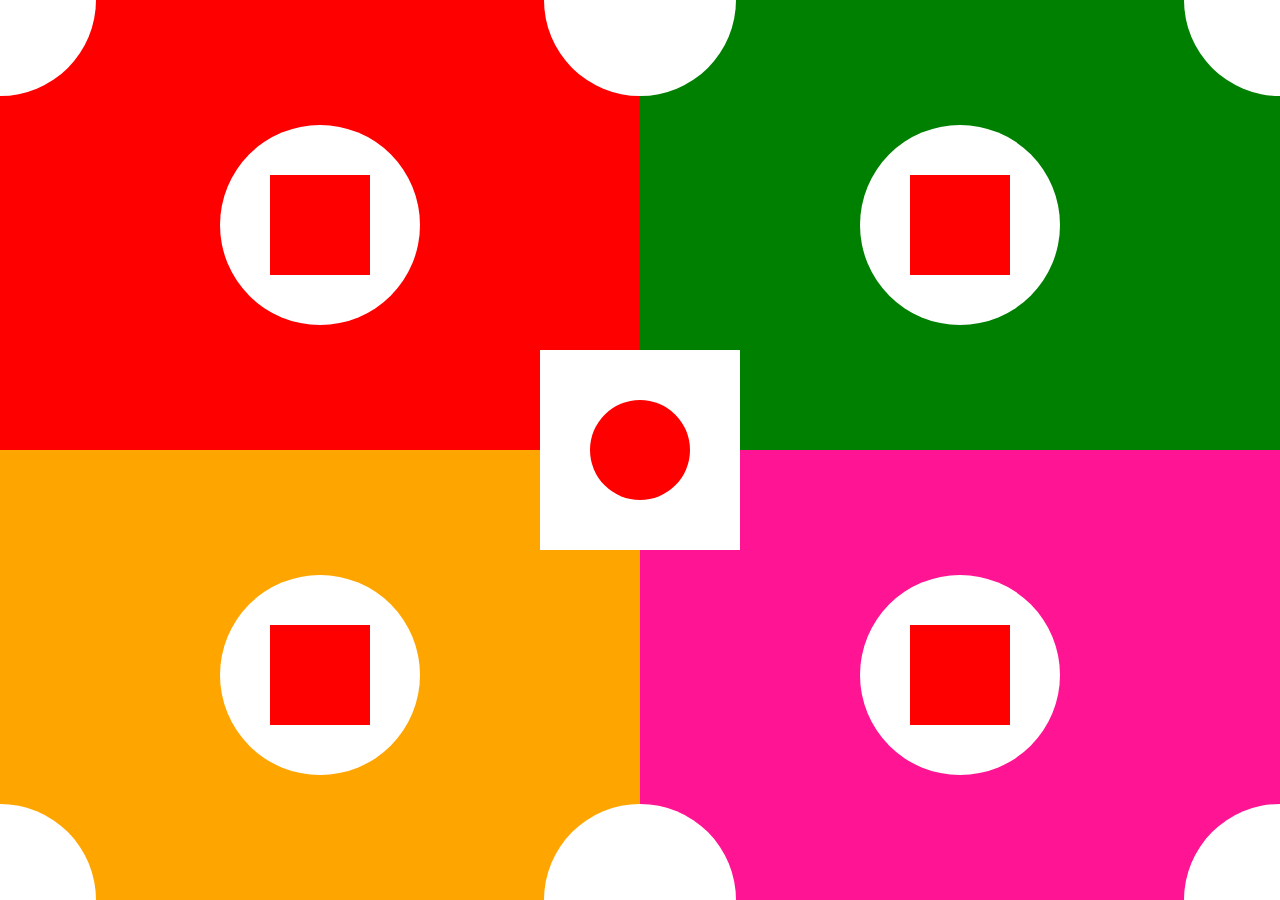
<file: assignments/CSS_Assignment3/Case_01/index.html>
<!DOCTYPE html>
<html lang="en">
<head>
    <meta charset="UTF-8">
    <title>Case 1</title>
    <link rel="stylesheet" href="/assignments/CSS_Assignment3/Case_01/assets/styles/normalize.css">
    <style>

        body{
            overflow: hidden;
        }
        section{
            overflow: hidden;
            height: 100vh;
            width:100vw;
            /*border: 1px solid black;*/
            position: absolute;
        }
        section>section:first-child{
            height: 50vh;
            width: 50vw;
            background: red;
            left: 0;
            position: absolute;
        }
        section>section:nth-child(2){
            height: 50vh;
            width: 50vw;
            background: green;
            right: 0;
            position: absolute;
        }
        section>section:nth-child(3){
            height: 50vh;
            width: 50vw;
            background: orange;
            left: 0;
            bottom: 0;
            position: absolute;
        }
        section>section:nth-child(4){
            height: 50vh;
            width: 50vw;
            background: deeppink;
            right: 0;
            bottom: 0;
            position: absolute;
        }
        #middle{
            width: 200px;
            aspect-ratio: 1/1;
            background: white;
            right: 0;
            left: 0;
            top: 0;
            bottom: 0;
            margin: auto;
            position: absolute;
        }
        #middle>div{
            width: 100px;
            height: 100px;
            border-radius: 50%;
            background: red;
            right: 0;
            left: 0;
            top: 0;
            bottom: 0;
            margin: auto;
            position: absolute;
        }
        .rec{
            height: 200px;
            width: 200px;
            border-radius: 50%;
            background: white;
            position: absolute;
            right: 0;
            left: 0;
            bottom: 0;
            top: 0;
            margin: auto;
        }
        .circle{
            height: 100px;
            width: 100px;
            background: red;
            border-radius: 0%;
            position: absolute;
            right: 0;
            left: 0;
            top: 0;
            bottom: 0;
            margin: auto;
        }

        .corner{
            background: white;
            width: 15vw;
            height: 15vw;
            position: absolute;
            border-radius: 50%;
        }
        #corner1{
            top: calc(-15vw/2);
            left: calc(-15vw/2);
        }
        #corner2{
            top: calc(-15vw/2);
            right: calc(-15vw/2);
        }
        #corner3{
            bottom: calc(-15vw/2);
            right: calc(-15vw/2);
        }
        #corner4{
            bottom: calc(-15vw/2);
            left: calc(-15vw/2);
        }
        #corner5{
            right: 0;
            left: 0;
            margin: auto;
            bottom:calc(-15vw/2) ;
        }
        #corner6{
            right: 0;
            left: 0;
            margin: auto;
            top: calc(-15vw/2);
        }
    </style>
</head>

<body>

<section>

    <section>
        <div class="rec">
            <div class="circle"></div>
        </div>
    </section>

    <section>
        <div class="rec">
            <div class="circle"></div>
        </div>
    </section>

    <section>
        <div class="rec">
            <div class="circle"></div>
        </div>
    </section>

    <section>
        <div class="rec">
            <div class="circle"></div>
        </div>
    </section>

    <div id="middle">
        <div></div>
    </div>

    <div id="corner1" class="corner"></div>
    <div id="corner2" class="corner"></div>
    <div id="corner3" class="corner"></div>
    <div id="corner4" class="corner"></div>
    <div id="corner5" class="corner"></div>
    <div id="corner6" class="corner"></div>

</section>

</body>
</html>
</file>
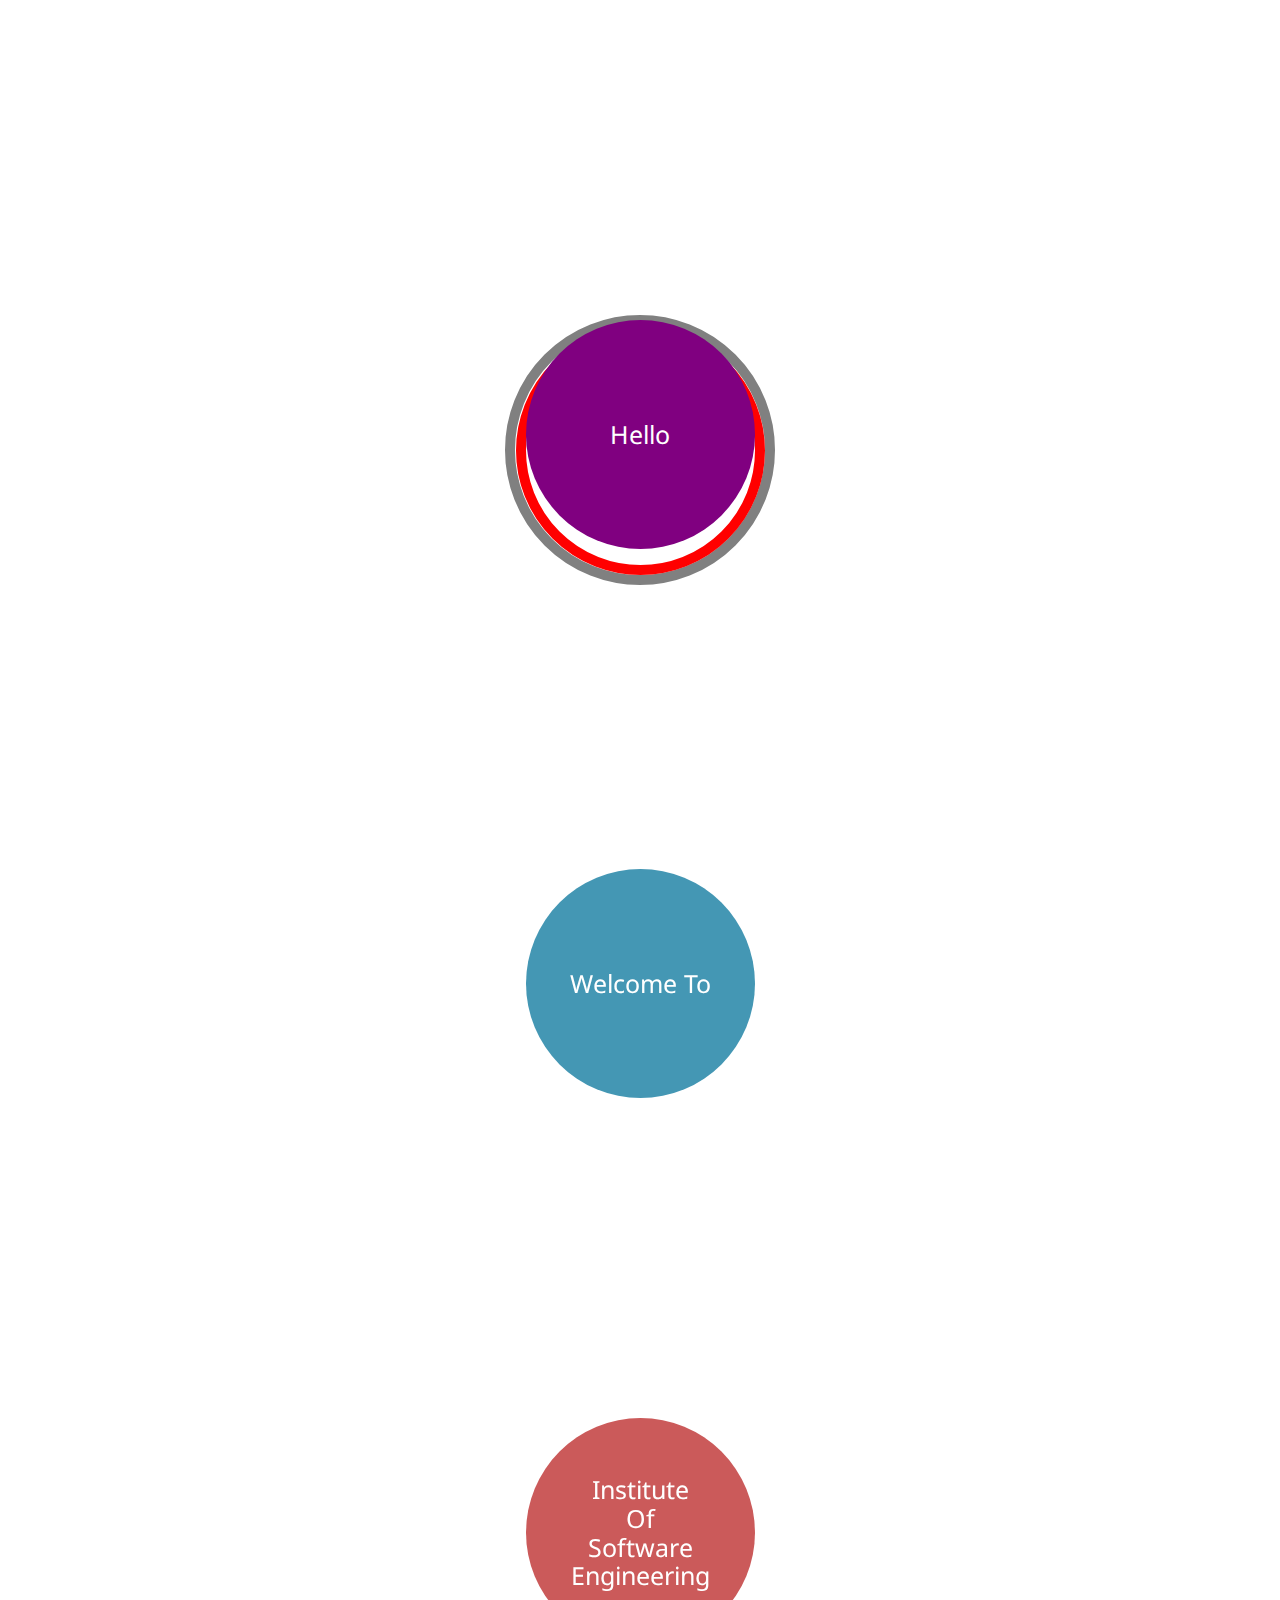
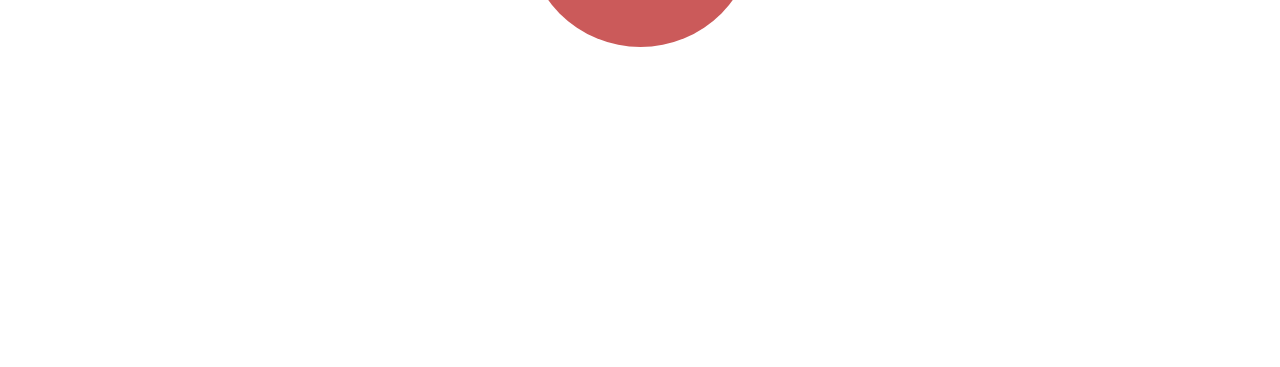
<file: assignments/CSS_Assignment3/Case_03/index.html>
<!DOCTYPE html>
<html lang="en">
<head>
    <meta charset="UTF-8">
    <title>Case 03</title>
    <link rel="preconnect" href="https://fonts.googleapis.com">
    <link rel="preconnect" href="https://fonts.gstatic.com" crossorigin>
    <link href="https://fonts.googleapis.com/css2?family=Noto+Sans:ital,wght@0,100..900;1,100..900&display=swap" rel="stylesheet">
    <link rel="stylesheet" href="assets/styles/normalize.css">

    <style>

        #outer_circle{
            width: 250px;
            aspect-ratio: 1/1;
            border-radius: 100%;
            border: 10px solid grey;
            position: fixed;
            top: 0;
            left: 0;
            right: 0;
            bottom: 0;
            margin: auto;

        }

        #inner_circle1{
            width: calc(100% - 21px);
            /*width: 230px;*/
            aspect-ratio: 1/1;
            border-radius: 100%;
            border: 10px solid red;
            position: absolute;
            top: 0;
            left: 0;
            right: 0;
            bottom: 0;
            margin: auto;
        }

        section{
            width: fit-content;
            position: absolute;
            left: 0;
            right: 0;
            margin: auto;
        }

        section>div{
            width: 229px;
            aspect-ratio: 1/1;
            border-radius: 100%;
            margin: 320px 0px;
            position: relative;

        }

        section>div:first-child{
            background: purple;
        }

        section>div:nth-child(2){
            background: #4497b4;
        }

        section>div:nth-child(3){
            background: #cb5a5a;
        }

        section>div>span{
            font-size: 25px;
            font-family: "Noto Sans", sans-serif;
            font-optical-sizing: auto;
            font-weight: 400;
            font-style: normal;
            color: white;
            width: fit-content;
            height: fit-content;
            text-align: center;
            position: absolute;
            top: 0;
            left: 0;
            right: 0;
            bottom: 0;
            margin: auto;

        }

    </style>

</head>
<body>

<div id="outer_circle">
    <div id="inner_circle1"></div>
</div>

<section>

    <div>
        <span>Hello</span>
    </div>

    <div>
        <span>Welcome To</span>
    </div>

    <div>
        <span>Institute<br>Of<br>Software<br>Engineering</span>
    </div>

</section>

</body>
</html>
</file>
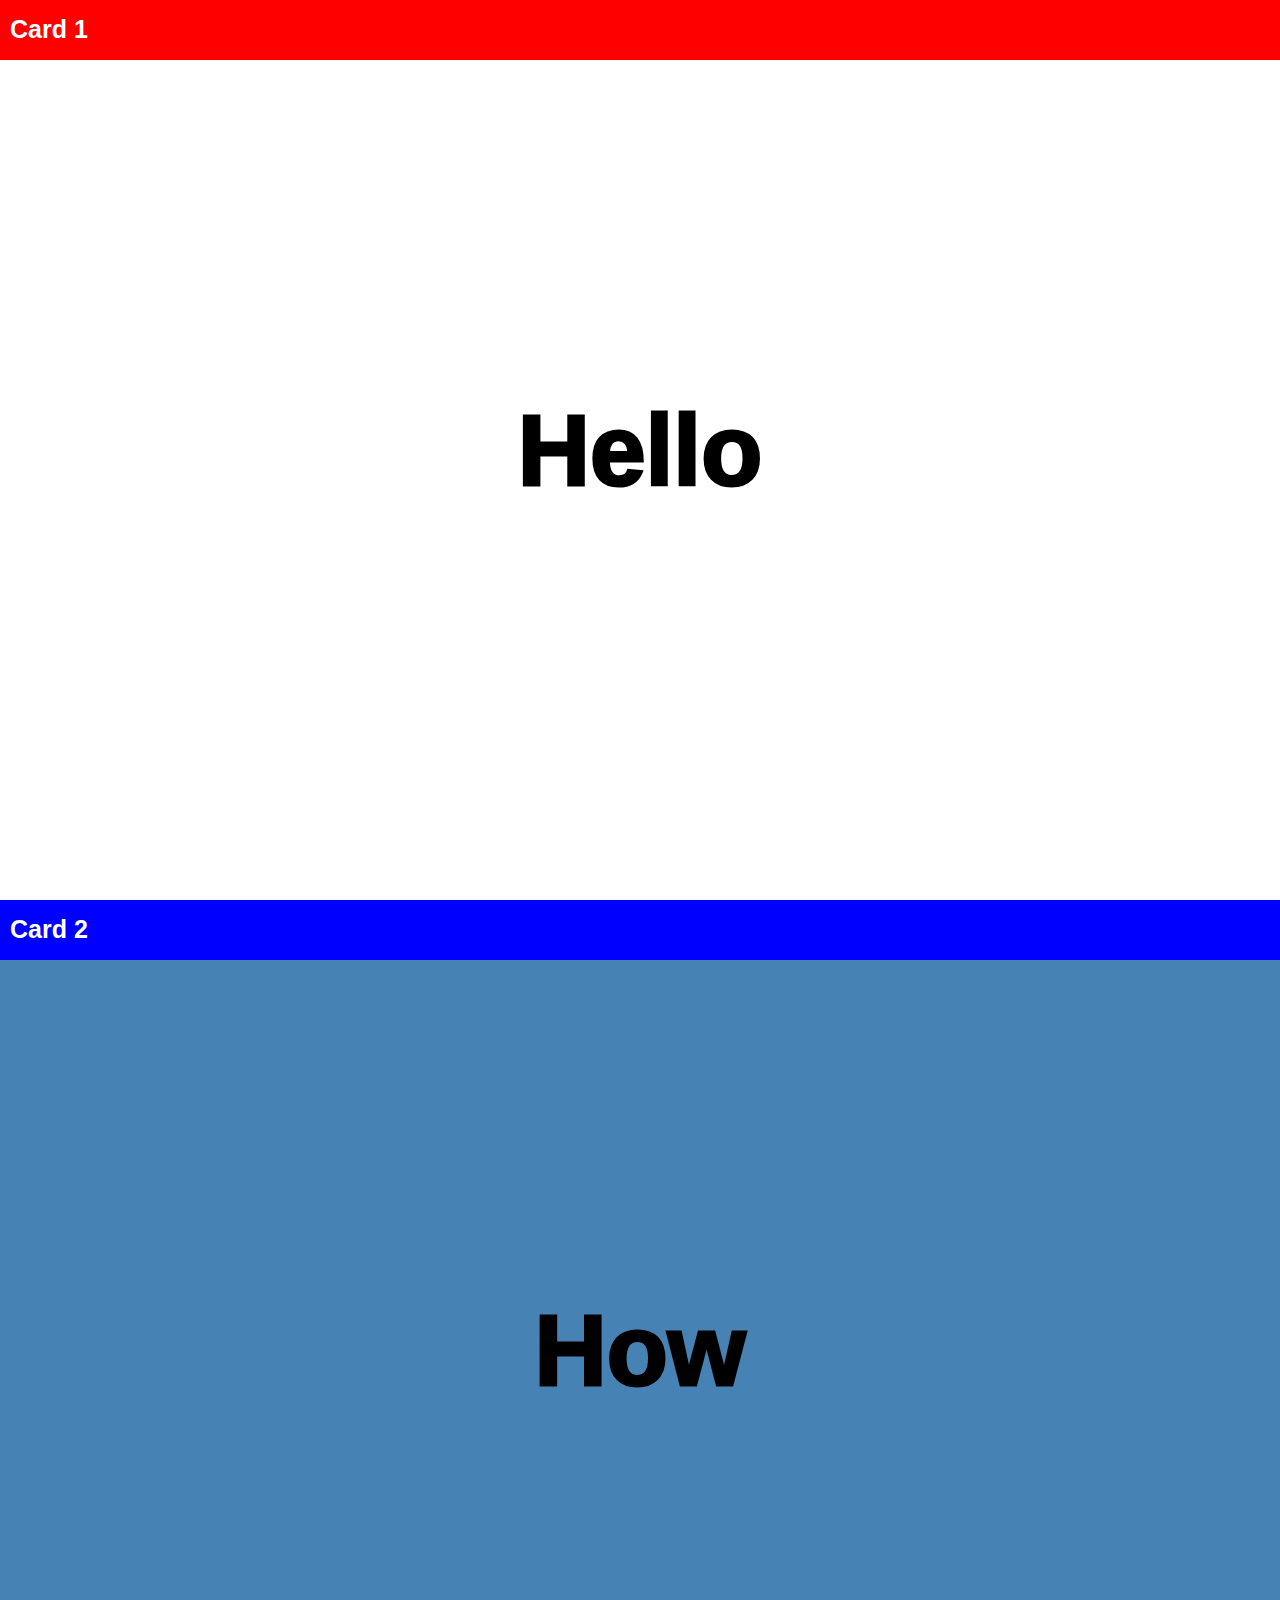
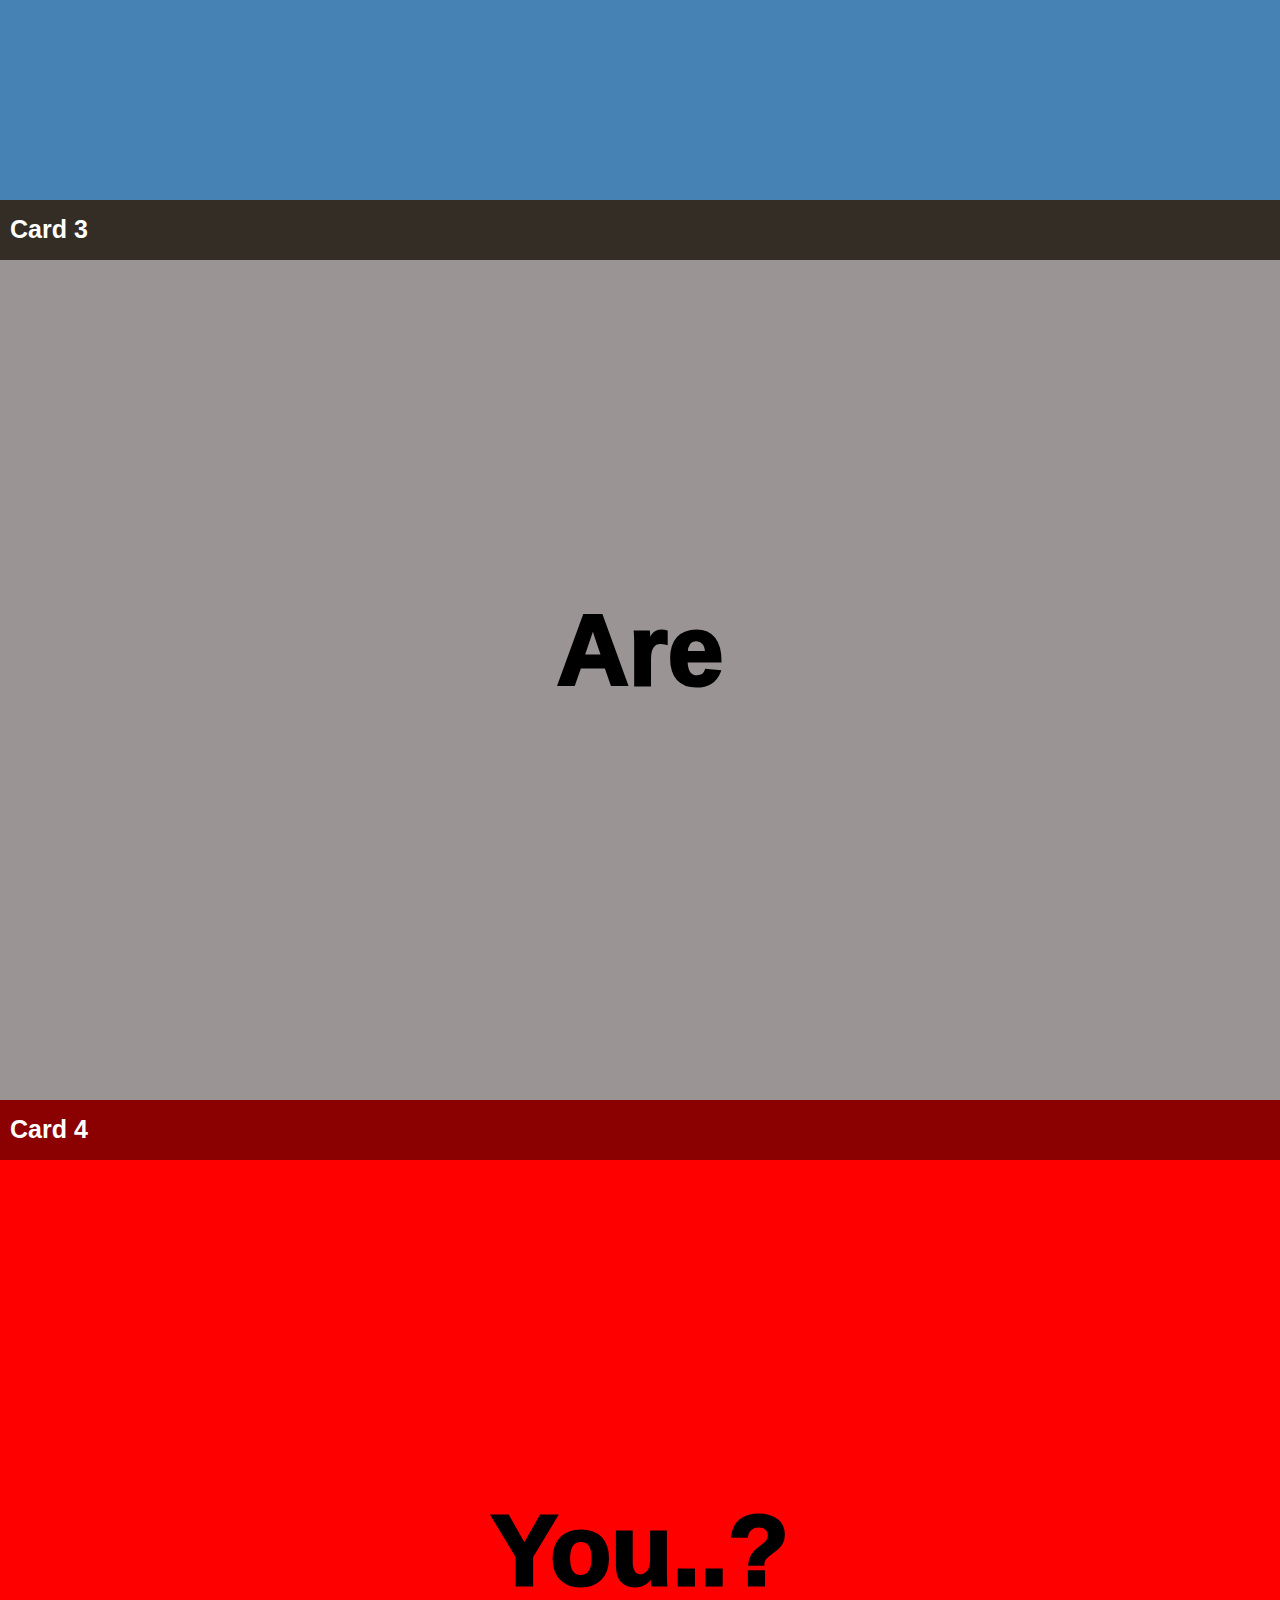
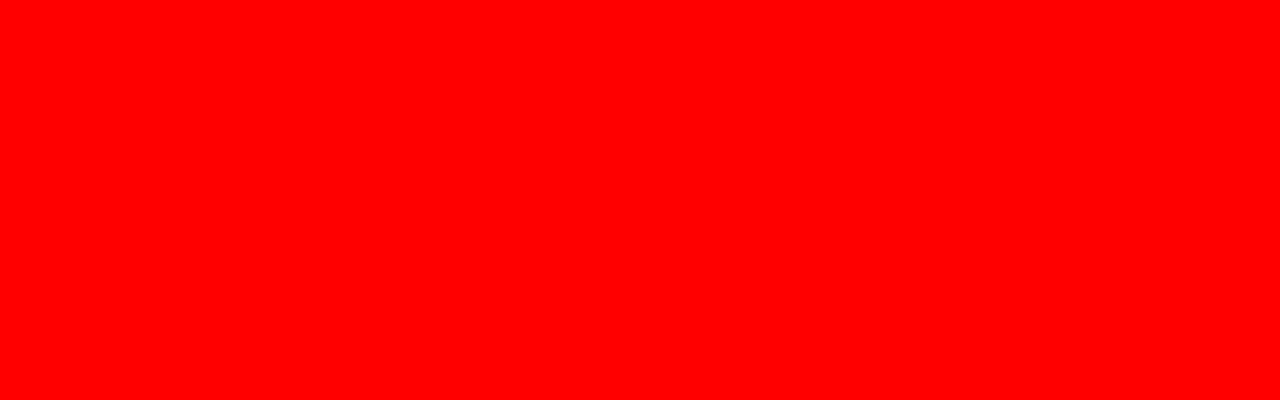
<file: assignments/CSS_Assignment3/Case_04/index.html>
<!DOCTYPE html>
<html lang="en">
<head>
    <meta charset="UTF-8">
    <title>Case 04</title>
    <link rel="stylesheet" href="assets/styles/normalize.css">

  <style>

    .sections{
      width: 100vw;
      height: 100vh;
      position: relative;
    }
    #first{
      background: white;
    }
   .header{
      width: 100vw;
      height: 60px;
      position: sticky;
      top: 0;
      z-index: 10;
    }
   #header1{
     background: red;
   }
    .middle{
      font-size: 100px;
      font-family: "Noto Sans", sans-serif;
      font-optical-sizing: auto;
      font-weight: 1000;
      font-style: normal;
      width: fit-content;
      height: fit-content;
      text-align: center;
      position: absolute;
      top: 0;
      left: 0;
      right: 0;
      bottom: 0;
      margin: auto;
    }
    .cards{
      font-size: 25px;
      font-family: "Noto Sans", sans-serif;
      color: white;
      position: absolute;
      left: 10px;
      top: 15px;
    }
    #second{
      background:steelblue;
    }
    #header2{
      background: blue;
    }
    #third{
      background: #9b9494;
    }
    #header3{
      background: #342d26;
    }
    #fourth{
      background: red;
    }
    #header4{
      background: darkred;
    }
  </style>
</head>
<body>

<section id="first" class="sections">
  <span class="middle">Hello</span>
  <div class="header" id="header1">
    <span class="cards"><b>Card 1</b></span>
  </div>
</section>

<section id="second" class="sections" >
  <span class="middle">How</span>
  <div class="header" id="header2">
    <span class="cards"><b>Card 2</b></span>
  </div>
</section>

<section id="third" class="sections" >
  <span class="middle">Are</span>
  <div class="header" id="header3">
    <span class="cards"><b>Card 3</b></span>
  </div>
</section>

<section id="fourth" class="sections" >
  <span class="middle">You..?</span>
  <div class="header" id="header4">
    <span class="cards"><b>Card 4</b></span>
  </div>
</section>

</body>
</html>
</file>
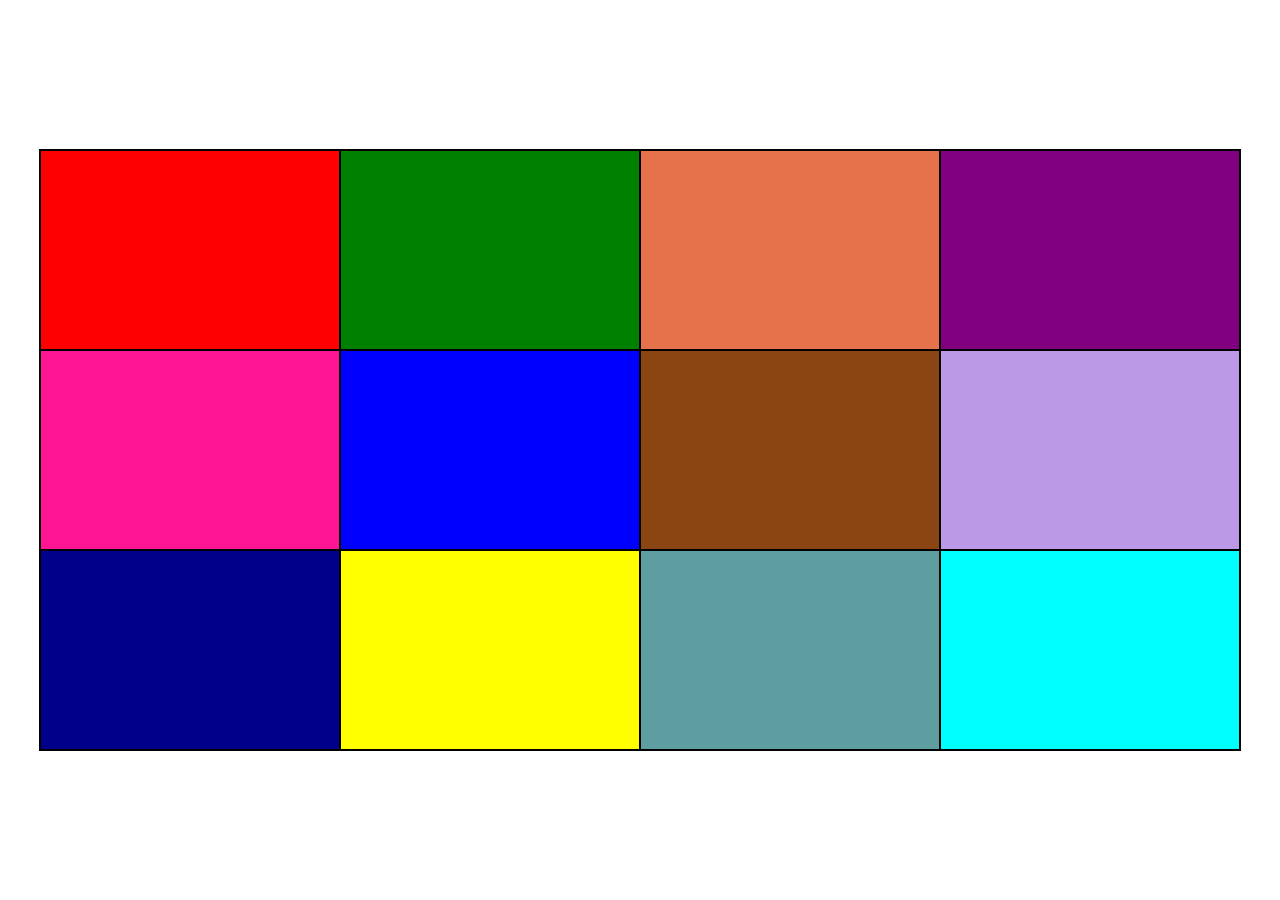
<file: assignments/CSS_Assignment3/Case_05/index.html>
<!DOCTYPE html>
<html lang="en">
<head>
    <meta charset="UTF-8">
    <title>Case 05</title>

    <style>

        section{
            width: 1200px;
            height: 600px;
            border: 1px solid black;
            display: grid;
            grid-template-columns: repeat(4,1fr);
            background: blue;
            position: absolute;
            top: 0;
            bottom: 0;
            left: 0;
            right: 0;
            margin: auto;
        }
        div{
            border: 1px solid black;
        }
        section>div:first-child{
            background: red;
        }
        section>div:nth-child(2){
            background: green;
        }
        section>div:nth-child(3){
            background: #e5724b;
        }
        section>div:nth-child(4){
            background: purple;
        }
        section>div:nth-child(5){
            background: deeppink;
        }
        section>div:nth-child(6){
            background: blue;
        }
        section>div:nth-child(7){
            background: saddlebrown;
        }
        section>div:nth-child(8){
            background: #bc99e6;
        }
        section>div:nth-child(9){
            background: darkblue;
        }
        section>div:nth-child(10){
            background: yellow;
        }
        section>div:nth-child(11){
            background: cadetblue;
        }
        section>div:nth-child(12){
            background: cyan;
        }
    </style>

</head>
<body>

<section>

    <div></div>
    <div></div>
    <div></div>
    <div></div>

    <div></div>
    <div></div>
    <div></div>
    <div></div>

    <div></div>
    <div></div>
    <div></div>
    <div></div>

</section>

</body>
</html>
</file>
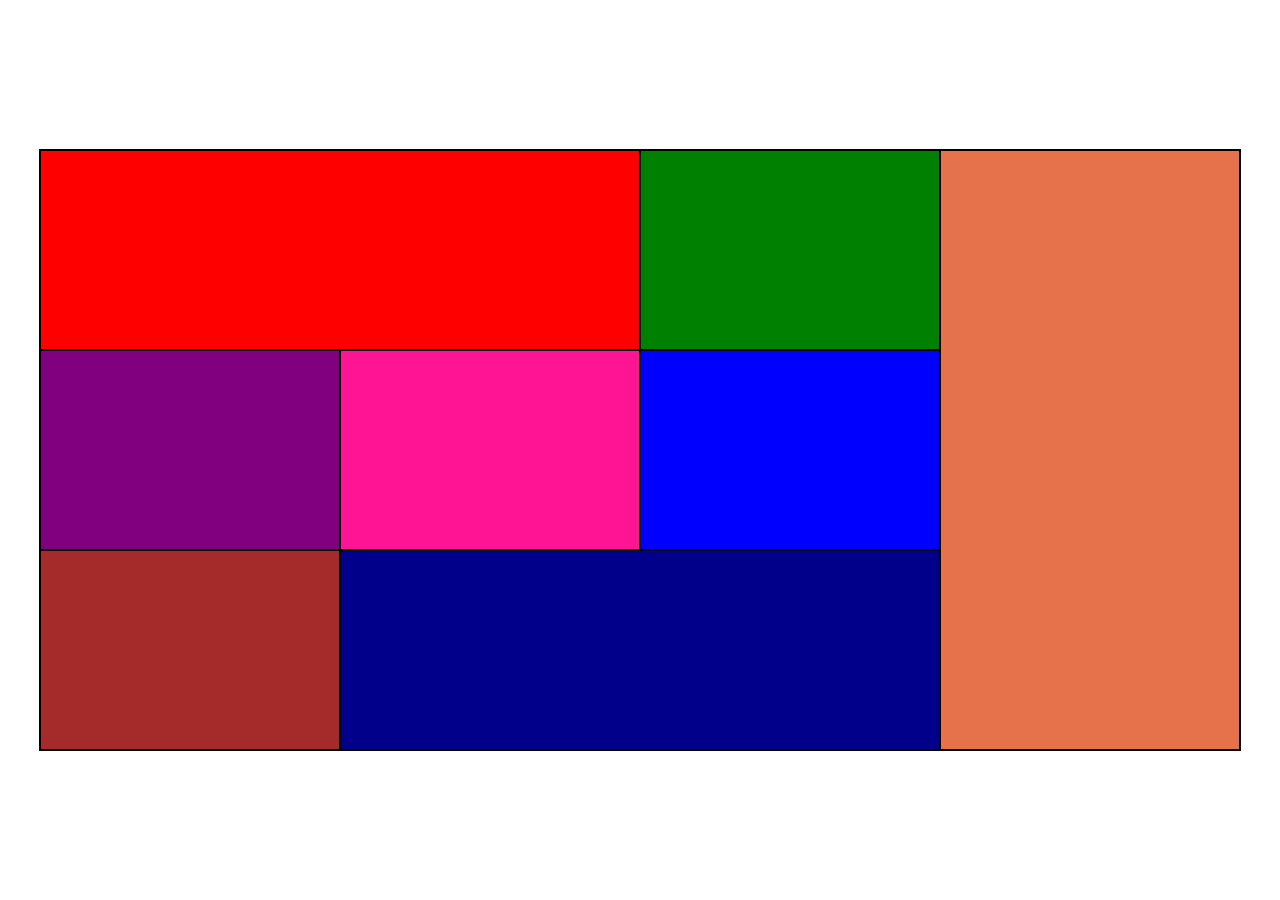
<file: assignments/CSS_Assignment3/Case_06/index.html>
<!DOCTYPE html>
<html lang="en">
<head>
    <meta charset="UTF-8">
    <title>Case 06</title>

    <style>

        section{
            width: 1200px;
            height: 600px;
            border: 1px solid black;
            display: grid;
            grid-template-columns: repeat(4,1fr);
            position: absolute;
            top: 0;
            bottom: 0;
            left: 0;
            right: 0;
            margin: auto;
        }
        div{
            border: 1px solid black;
        }
        section>div:first-child{
            grid-column: 1/3;
            background: red;
        }
        section>div:nth-child(2){
            background: green;
        }
        section>div:nth-child(3){
            grid-column: 4/5;
            grid-row: 1/4;
            background: #e5724b;
        }
        section>div:nth-child(4){
            background: purple;
        }
        section>div:nth-child(5){
            background: deeppink;
        }
        section>div:nth-child(6){
            background: blue;
        }
        section>div:nth-child(7){
            background: brown;
        }
        section>div:nth-child(8){
            grid-column: 2/4;
            grid-row: 3/4;
            background: darkblue;
        }
    </style>

</head>
<body>

<section>

    <div></div>
    <div></div>
    <div></div>
    <div></div>

    <div></div>
    <div></div>
    <div></div>
    <div></div>

<!--    <div></div>-->
<!--    <div></div>-->
<!--    <div></div>-->
<!--    <div></div>-->

</section>

</body>
</html>
</file>
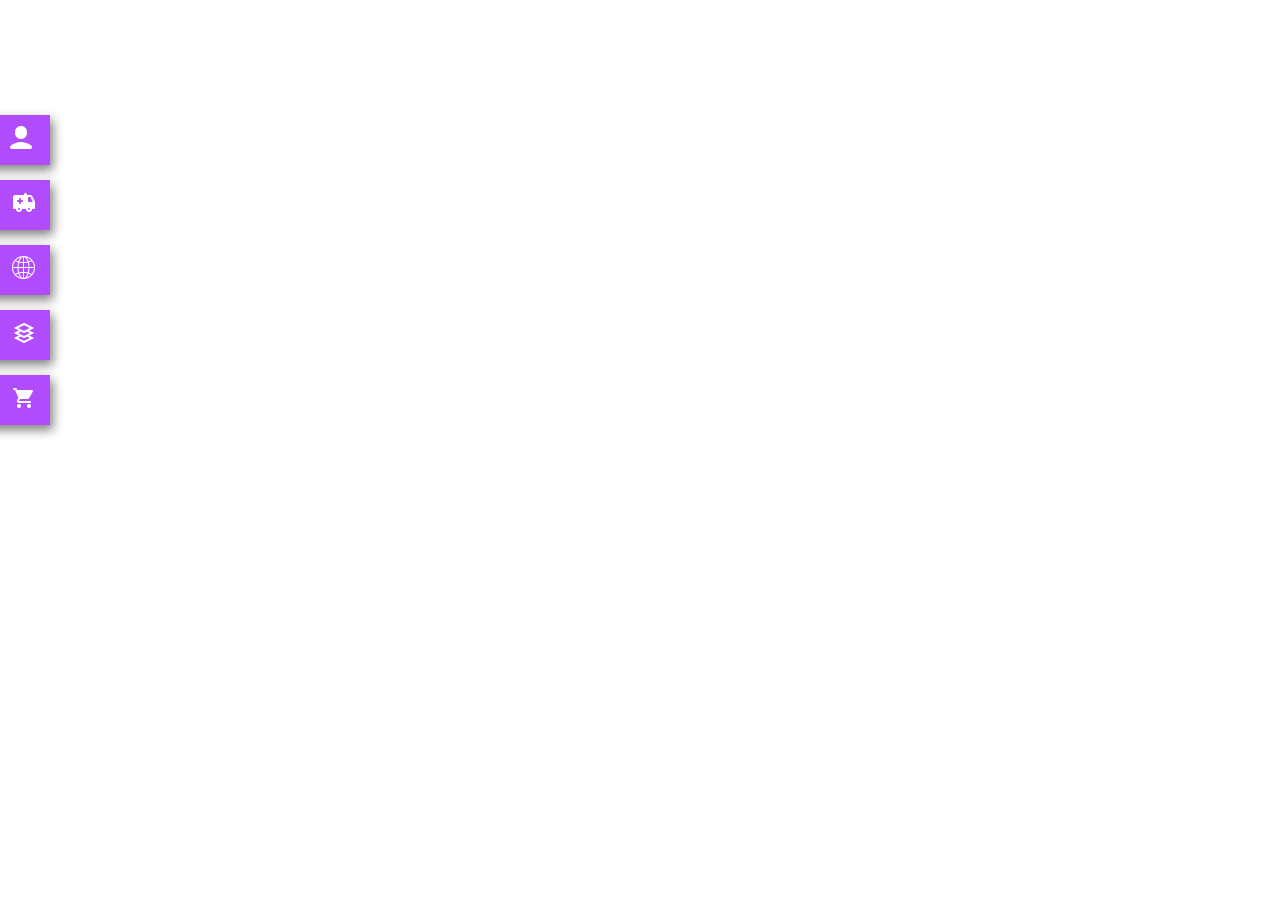
<file: assignments/CSS_Assignment4/Case_01/index.html>
<!DOCTYPE html>
<html lang="en">
<head>
    <meta charset="UTF-8">
    <title>Case 01</title>
    <link rel="stylesheet" href="/assignments/CSS_Assignment4/Case_01/assets/styles/normalize.css">
    <link rel="stylesheet" href="/assignments/CSS_Assignment4/Case_01/assets/styles/index.css">

</head>
<body>
  <section>

      <div>
          <h4>Menu One</h4>
          <div>
              <img src="/assignments/CSS_Assignment4/Case_01/assets/images/man.png">
          </div>
      </div>

      <div>
          <h4>Menu Two</h4>
          <div>
              <img src="/assignments/CSS_Assignment4/Case_01/assets/images/vehicle.png" >
          </div>
      </div>

      <div>
          <h4>Menu Three</h4>
          <div>
              <img src="/assignments/CSS_Assignment4/Case_01/assets/images/world_icon.png" height="25px">
          </div>
      </div>

      <div>
          <h4>Menu Four</h4>
          <div>
              <img src="/assignments/CSS_Assignment4/Case_01/assets/images/layers.png">
          </div>
      </div>

      <div>
          <h4>Menu Five</h4>
          <div>
              <img src="/assignments/CSS_Assignment4/Case_01/assets/images/cart.png">
          </div>
      </div>

  </section>

</body>
</html>
</file>
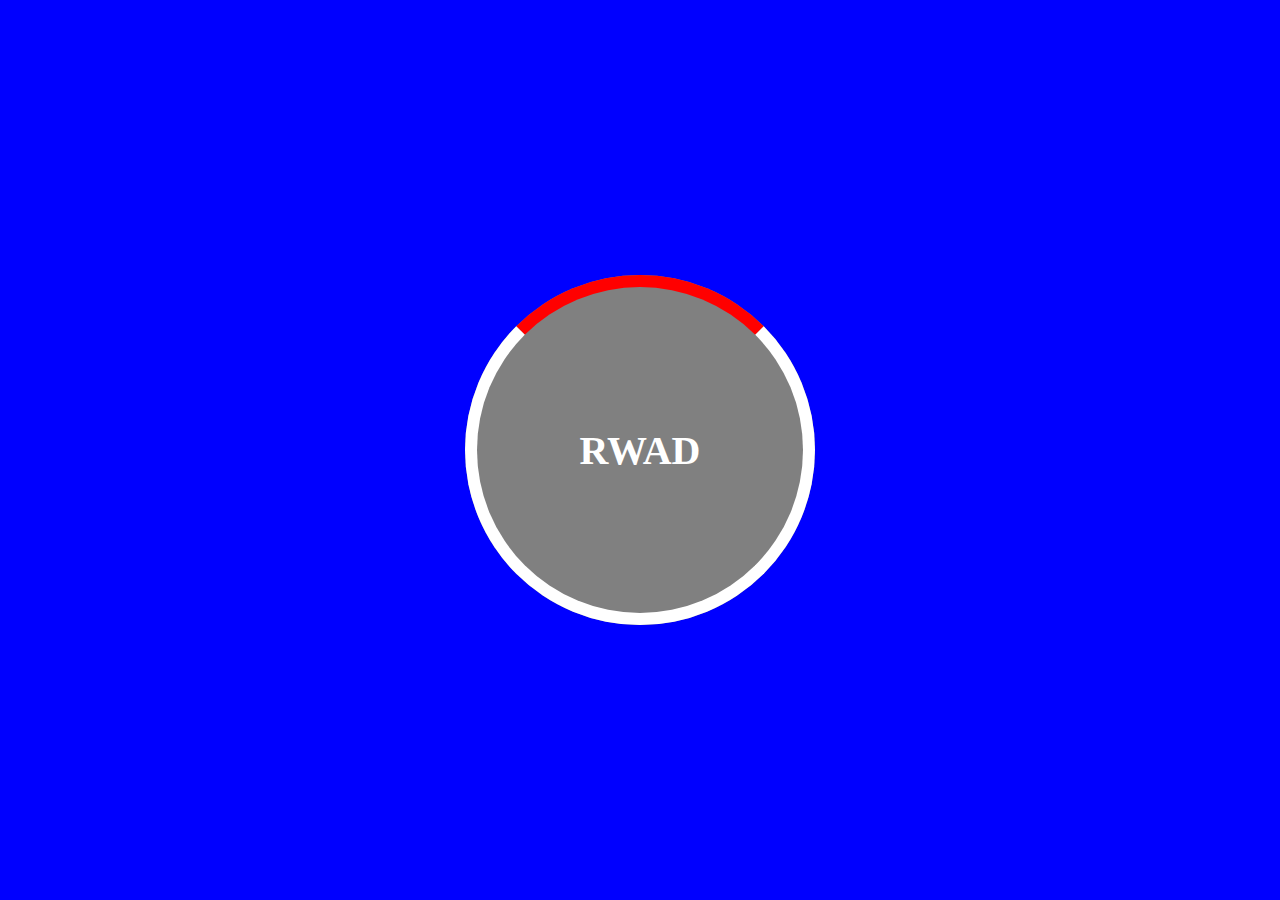
<file: assignments/CSS_Assignment4/Case_02/index.html>
<!DOCTYPE html>
<html lang="en">
<head>
    <meta charset="UTF-8">
    <title>Case 02</title>
    <link rel="stylesheet" href="/assignments/CSS_Assignment4/Case_02/assets/styles/index.css">
</head>
<body>
<div id="circle1">
    <h5 id="text">RWAD</h5>

</div>
</body>
</html>
</file>
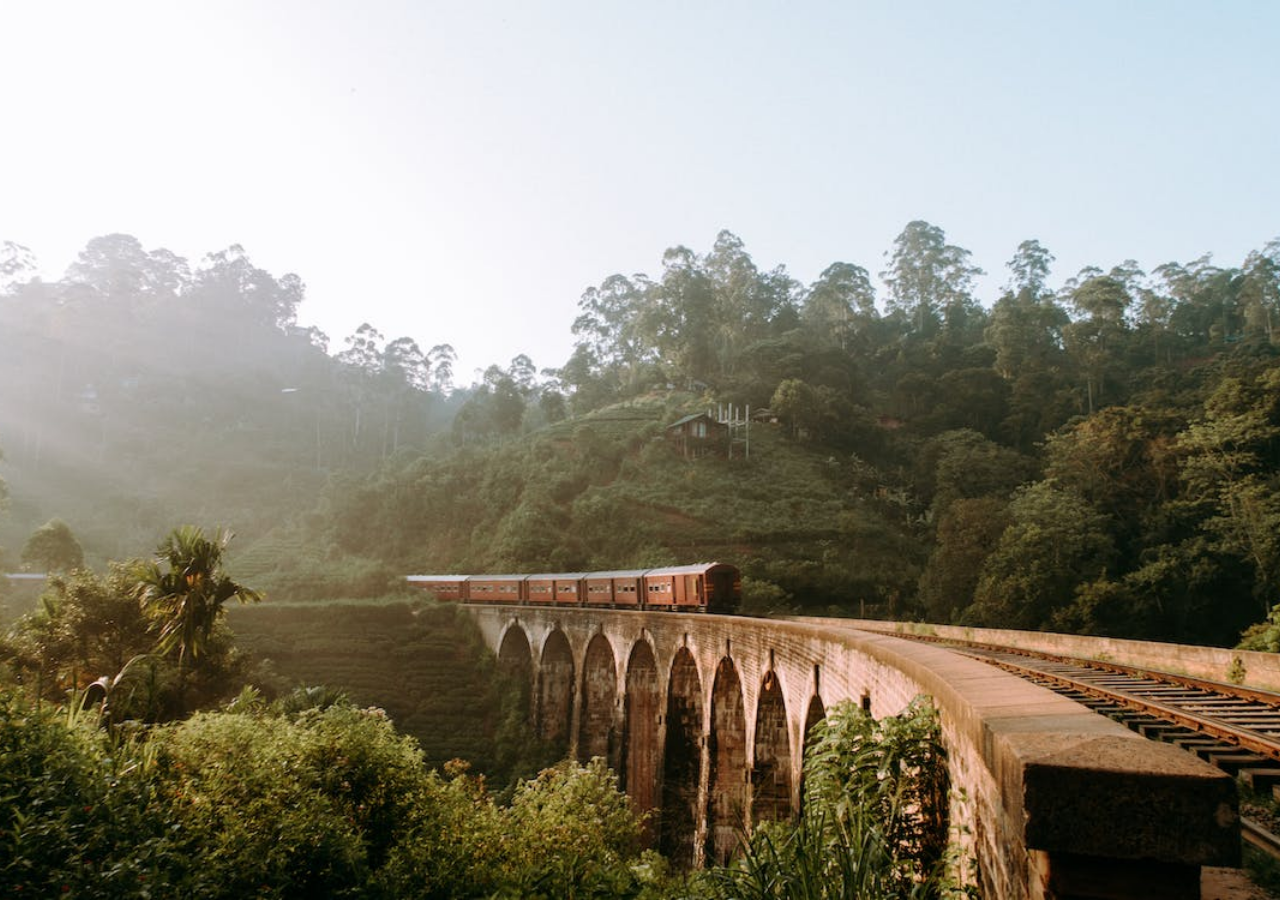
<file: assignments/CSS_Assignment4/Case_05/index.html>
<!DOCTYPE html>
<html lang="en">
<head>
    <meta charset="UTF-8">
    <title>Case 05</title>
    <link rel="stylesheet" href="/assignments/CSS_Assignment4/Case_05/assets/style/index.css">
    <link rel="stylesheet" href="/assignments/CSS_Assignment4/Case_05/assets/style/normalize.css">
</head>
<body>

<main>
    <section>

        <div></div>

        <div></div>

        <div></div>

        <div></div>

    </section>
</main>


</body>
</html>
</file>
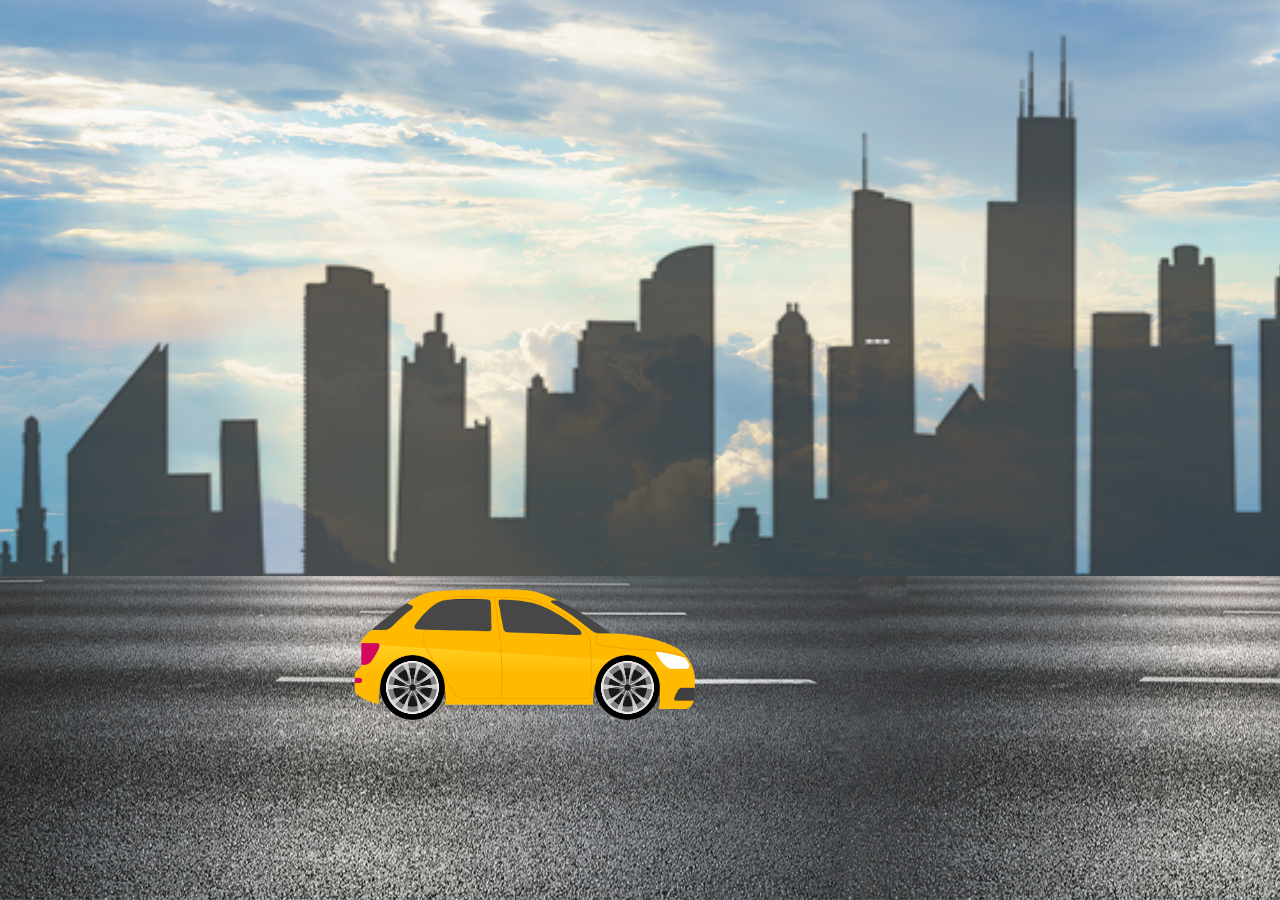
<file: assignments/CSS_Assignment4/Case_06/index.html>
<!DOCTYPE html>
<html lang="en">
<head>
    <meta charset="UTF-8">
    <title>Case 06</title>
    <link rel="stylesheet" href="/assignments/CSS_Assignment4/Case_06/assets/style/index.css">
    <link rel="stylesheet" href="/assignments/CSS_Assignment4/Case_06/assets/style/normalize.css">
</head>
<body>
<main>
    <section id="content">
         <img src="/assignments/CSS_Assignment4/Case_06/assets/images/city_img.png" id="city_img">
        <img src="/assignments/CSS_Assignment4/Case_06/assets/images/road_img.jpg" id="road_img">
        <img src="/assignments/CSS_Assignment4/Case_06/assets/images/car_img.png" id="car_img">
        <img src="/assignments/CSS_Assignment4/Case_06/assets/images/wheel_img.png" id="wheel_img1">
        <img src="/assignments/CSS_Assignment4/Case_06/assets/images/wheel_img.png" id="wheel_img2">
    </section>
</main>
</body>
</html>
</file>
<file: assignments/CSS_Assignment4/Case_01/assets/styles/index.css>
section{
    height: 100vh;
    width: 100vw;
    position: absolute;

}
section>div{
    width: 200px;
    height: 50px;
    position: relative;
    right: 150px;
    background: #b04cfc;
    margin: 15px 0px;
    box-shadow: 3px 5px 10px grey;
    transition-duration: 2s;
    top: 100px;
}
section>div>h4{
    position: absolute;
    height: fit-content;
    top: 0;
    bottom: 0;
    left: 18px;
    margin: auto;
    color: white;
}
section>div:hover{
    right: 0;

}
section>div>div{
    position: absolute;
    right: 14px;
    top: 0;
    bottom: 0;
    margin: auto;
    height: fit-content;
}
</file>
<file: assignments/CSS_Assignment4/Case_02/assets/styles/index.css>
body{
    background: blue;
}
#circle1{
    height: 350px;
    width: 350px;
    border-radius: 50%;
    background: grey;

    position: absolute;
    top: 0;
    bottom: 0;
    left: 0;
    right: 0;
    margin: auto;
}
#circle1::before{
    content: "";
    border: 12px solid white;
    border-radius: 100%;
    border-top-color: red;
    position: absolute;
    top: 0;
    bottom: 0;
    left: 0;
    right: 0;
    margin: auto;

}
#text{
    color: white;
    font-size: 40px;
    /*transform: translate(120px,80px);*/
    width: max-content;
    height: max-content;
    position: absolute;
    top: 0;
    bottom: 0;
    left: 0;
    right: 0;
    margin: auto;
}
#circle1:hover::before{
    transform: rotate(360deg);
    transition-duration: 1s;
}
</file>
<file: assignments/CSS_Assignment4/Case_05/assets/style/index.css>
main{
    width: 100vw;
    height: 100vh;
    overflow: hidden;

}
section{
    width: fit-content;
    display: flex;
    animation: my_animation 3s infinite alternate;

}
section>div{
    width: 100vw;
    height: 100vh;

}

section>div:first-child{
    background: url("../images/slide1.jpeg");
    background-size: cover;
    background-position: center;
}
section>div:nth-child(2){
    background: url("../images/slide2.jpeg");
    background-size: cover;
    background-position: center;
}
section>div:nth-child(3){
    background: url("../images/slide3.jpeg");
    background-size: cover;
    background-position: center;
}
section>div:nth-child(4){
    background: url("../images/slide4.jpeg");
    background-size: cover;
    background-position: center;
}

@keyframes my_animation {
    0%{
        transform: translateX(0%);
    }
    25%{
        transform: translateX(-25%);
    }
    50%{
        transform: translateX(-50%);
    }
    75%{
        transform: translateX(-75%);
    }
    100%{
        transform: translateX(-100%);
    }

    /*
    0%,20%{
        transform: translateX(0%);
    }
    25%,45%{
        transform: translateX(-25%);
     }
     */
}
</file>
<file: assignments/CSS_Assignment4/Case_06/assets/style/index.css>
#content{

    width: 100vw;
    height: 100vh;
    background: url("../images/sky_img.jpg");
    background-size: cover;
    background-position: center;
    position: fixed;
    margin: 0;
}
#car_img{
    height: 160px;
    width: 350px;
    bottom: 18%;
    position: fixed;
    margin-left: 350px;
}
#road_img{
    width: 280vw;
    height: 36%;
    bottom: 0;
    margin-left: 0;
    position: absolute;
    animation: move 10s infinite;
}
#wheel_img1{

    width: 65px;
    height: 65px;
    bottom: 20%;
    margin-left: 380px;
    position: fixed;
    animation: rotateWheel 10s infinite;
}
#wheel_img2{

    width: 65px;
    height: 65px;
    bottom: 20%;
    margin-left: 595px;
    position: fixed;
    animation: rotateWheel 10s infinite;
}
#city_img{
    position: absolute;
    width: 300vw;
    height: 65%;
    bottom: 35%;
    margin-left: 0;
    animation: move 10s infinite;
}
@keyframes rotateWheel {
    0% {
        transform: rotate(0deg);
    }
    50% {
        transform: rotate(720deg);
    }
    100%{
        transform: rotate(540deg);
    }
}
@keyframes move {
    0% {
        transform: translateX(0px);
    }
    100% {
        transform: translateX(-2100px);
    }
}
</file>
